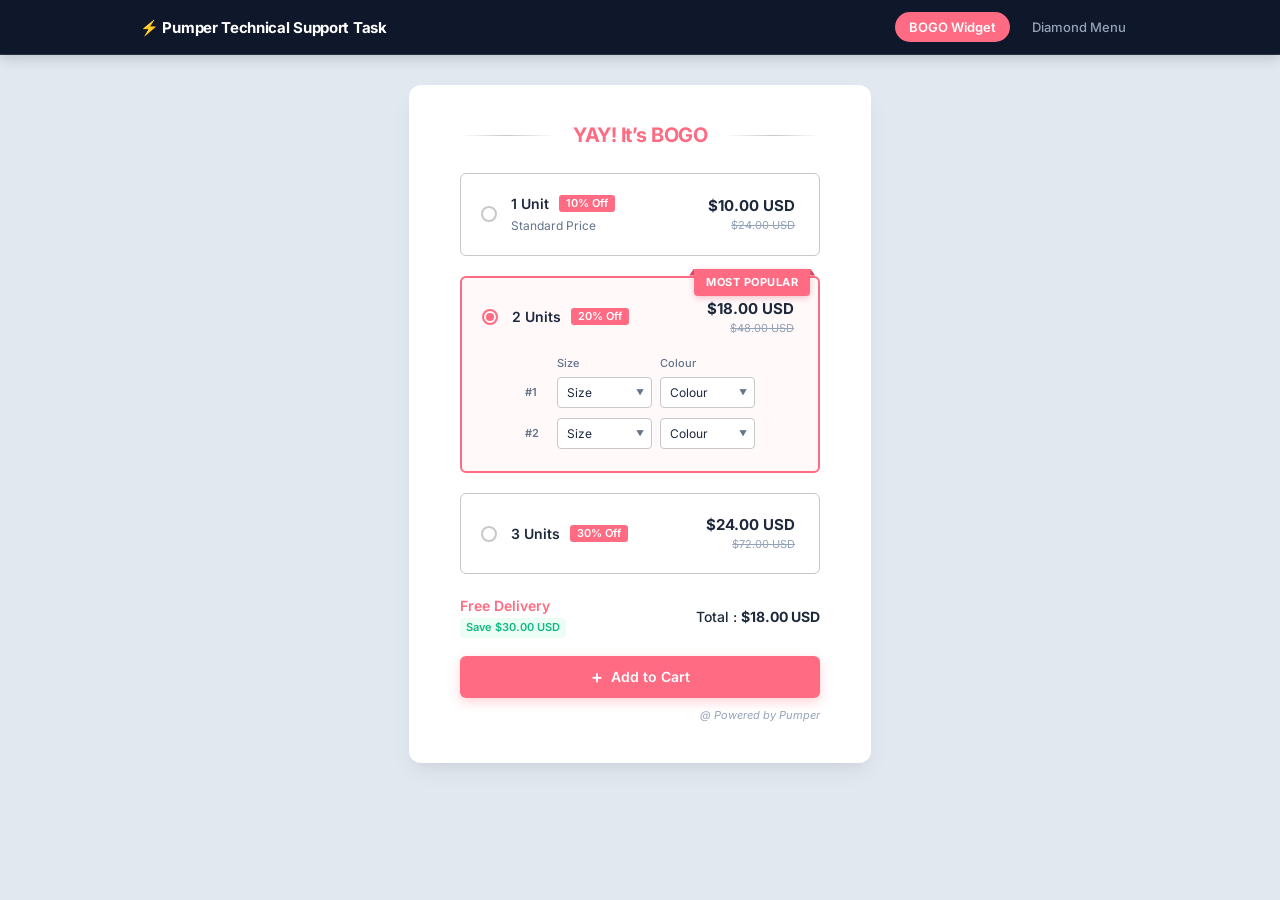
<file: index.html>
<!DOCTYPE html>
<html lang="en">

<head>
    <meta charset="utf-8">
    <meta http-equiv="X-UA-Compatible" content="IE=edge">
    <meta name="viewport" content="width=device-width, initial-scale=1">
    <title>BOGO Offers | Front End Technical Support Task</title>
    <!-- Favicon -->
    <link rel="icon" href="data:image/svg+xml,<svg xmlns=%22http://www.w3.org/2000/svg%22 viewBox=%220 0 100 100%22><text y=%22.9em%22 font-size=%2290%22>🛍️</text></svg>">
    <!-- Preconnect for Google Fonts to improve load performance -->
    <link rel="preconnect" href="https://fonts.googleapis.com">
    <link rel="preconnect" href="https://fonts.gstatic.com" crossorigin>
    <!-- Google Fonts -->
    <link href="https://fonts.googleapis.com/css2?family=Inter:ital,opsz,wght@0,14..32,100..900;1,14..32,100..900&display=swap" rel="stylesheet">
    <!-- Custom CSS -->
    <link href="assets/css/style.css" rel="stylesheet" type="text/css">
</head>

<body>
    <!-- Top Navigation Header -->
    <header class="app-nav">
        <div class="nav-container">
            <div class="nav-brand">⚡ Pumper Technical Support Task</div>
            <nav class="nav-links">
                <a href="index.html" class="nav-item active" aria-current="page">BOGO Widget</a>
                <a href="diamond-menu-animation.html" class="nav-item">Diamond Menu</a>
            </nav>
        </div>
    </header>

    <!-- ========================== Main Content Start =========================== -->
    <main class="container">
        <div class="card">
            <section class="card-head">
                <h1>YAY! It’s BOGO</h1>
            </section>
            <section class="card-body">
                <!-- Offer Card 1: 1 Unit -->
                <div class="offer-card" data-offer="1" tabindex="0" role="radio" aria-checked="false" aria-label="1 Unit Offer with 10 percent discount">
                    <div class="offer-card-head">
                        <input type="radio" name="offer" value="1" id="offer-1" tabindex="-1" aria-label="Select 1 Unit offer">
                        <div class="offer-info">
                            <div class="radio-wrapper">
                                <span class="radio-input"></span>
                            </div>
                            <div class="offer-info-text">
                                <div class="offer-title">
                                    1 Unit <span class="discount-badge">10% Off</span>
                                </div>
                                <div class="offer-subtitle">Standard Price</div>
                            </div>
                        </div>
                        <div class="offer-price">
                            <div class="current-price">$10.00 USD</div>
                            <span class="original-price">$24.00 USD</span>
                        </div>
                    </div>
                    <div class="offer-card-body">
                        <div class="size-options">
                            <div class="size-row header-row">
                                <div></div>
                                <div class="column-header">Size</div>
                                <div class="column-header">Colour</div>
                            </div>
                            <div class="size-row">
                                <div class="size-label">#1</div>
                                <div class="select-wrapper">
                                    <select class="custom-select" aria-label="Unit 1 Size">
                                        <option value="">Size</option>
                                        <option value="XS">XS</option>
                                        <option value="S">S</option>
                                        <option value="M">M</option>
                                        <option value="L">L</option>
                                        <option value="XL">XL</option>
                                        <option value="XXL">XXL</option>
                                    </select>
                                </div>
                                <div class="select-wrapper">
                                    <select class="custom-select" aria-label="Unit 1 Colour">
                                        <option value="">Colour</option>
                                        <option value="Black">Black</option>
                                        <option value="White">White</option>
                                        <option value="Blue">Blue</option>
                                        <option value="Red">Red</option>
                                    </select>
                                </div>
                            </div>
                        </div>
                    </div>
                </div>

                <!-- Offer Card 2: 2 Units (Default Selected) -->
                <div class="offer-card" data-offer="2" tabindex="0" role="radio" aria-checked="true" aria-label="2 Units Offer with 20 percent discount - Most Popular">
                    <div class="popular-badge">Most Popular</div>
                    <div class="offer-card-head">
                        <input type="radio" name="offer" value="2" id="offer-2" checked tabindex="-1" aria-label="Select 2 Units offer">
                        <div class="offer-info">
                            <div class="radio-wrapper">
                                <span class="radio-input"></span>
                            </div>
                            <div class="offer-info-text">
                                <div class="offer-title">
                                    2 Units <span class="discount-badge">20% Off</span>
                                </div>
                            </div>
                        </div>
                        <div class="offer-price">
                            <div class="current-price">$18.00 USD</div>
                            <span class="original-price">$48.00 USD</span>
                        </div>
                    </div>
                    <div class="offer-card-body">
                        <div class="size-options">
                            <div class="size-row header-row">
                                <div></div>
                                <div class="column-header">Size</div>
                                <div class="column-header">Colour</div>
                            </div>
                            <div class="size-row">
                                <div class="size-label">#1</div>
                                <div class="select-wrapper">
                                    <select class="custom-select" aria-label="Unit 1 Size">
                                        <option value="">Size</option>
                                        <option value="XS">XS</option>
                                        <option value="S">S</option>
                                        <option value="M">M</option>
                                        <option value="L">L</option>
                                        <option value="XL">XL</option>
                                        <option value="XXL">XXL</option>
                                    </select>
                                </div>
                                <div class="select-wrapper">
                                    <select class="custom-select" aria-label="Unit 1 Colour">
                                        <option value="">Colour</option>
                                        <option value="Black">Black</option>
                                        <option value="White">White</option>
                                        <option value="Blue">Blue</option>
                                        <option value="Red">Red</option>
                                    </select>
                                </div>
                            </div>
                            <div class="size-row">
                                <div class="size-label">#2</div>
                                <div class="select-wrapper">
                                    <select class="custom-select" aria-label="Unit 2 Size">
                                        <option value="">Size</option>
                                        <option value="XS">XS</option>
                                        <option value="S">S</option>
                                        <option value="M">M</option>
                                        <option value="L">L</option>
                                        <option value="XL">XL</option>
                                        <option value="XXL">XXL</option>
                                    </select>
                                </div>
                                <div class="select-wrapper">
                                    <select class="custom-select" aria-label="Unit 2 Colour">
                                        <option value="">Colour</option>
                                        <option value="Black">Black</option>
                                        <option value="White">White</option>
                                        <option value="Blue">Blue</option>
                                        <option value="Red">Red</option>
                                    </select>
                                </div>
                            </div>
                        </div>
                    </div>
                </div>

                <!-- Offer Card 3: 3 Units -->
                <div class="offer-card" data-offer="3" tabindex="0" role="radio" aria-checked="false" aria-label="3 Units Offer with 30 percent discount">
                    <div class="offer-card-head">
                        <input type="radio" name="offer" value="3" id="offer-3" tabindex="-1" aria-label="Select 3 Units offer">
                        <div class="offer-info">
                            <div class="radio-wrapper">
                                <span class="radio-input"></span>
                            </div>
                            <div class="offer-info-text">
                                <div class="offer-title">
                                    3 Units <span class="discount-badge">30% Off</span>
                                </div>
                            </div>
                        </div>
                        <div class="offer-price">
                            <div class="current-price">$24.00 USD</div>
                            <span class="original-price">$72.00 USD</span>
                        </div>
                    </div>
                    <div class="offer-card-body">
                        <div class="size-options">
                            <div class="size-row header-row">
                                <div></div>
                                <div class="column-header">Size</div>
                                <div class="column-header">Colour</div>
                            </div>
                            <div class="size-row">
                                <div class="size-label">#1</div>
                                <div class="select-wrapper">
                                    <select class="custom-select" aria-label="Unit 1 Size">
                                        <option value="">Size</option>
                                        <option value="XS">XS</option>
                                        <option value="S">S</option>
                                        <option value="M">M</option>
                                        <option value="L">L</option>
                                        <option value="XL">XL</option>
                                        <option value="XXL">XXL</option>
                                    </select>
                                </div>
                                <div class="select-wrapper">
                                    <select class="custom-select" aria-label="Unit 1 Colour">
                                        <option value="">Colour</option>
                                        <option value="Black">Black</option>
                                        <option value="White">White</option>
                                        <option value="Blue">Blue</option>
                                        <option value="Red">Red</option>
                                    </select>
                                </div>
                            </div>
                            <div class="size-row">
                                <div class="size-label">#2</div>
                                <div class="select-wrapper">
                                    <select class="custom-select" aria-label="Unit 2 Size">
                                        <option value="">Size</option>
                                        <option value="XS">XS</option>
                                        <option value="S">S</option>
                                        <option value="M">M</option>
                                        <option value="L">L</option>
                                        <option value="XL">XL</option>
                                        <option value="XXL">XXL</option>
                                    </select>
                                </div>
                                <div class="select-wrapper">
                                    <select class="custom-select" aria-label="Unit 2 Colour">
                                        <option value="">Colour</option>
                                        <option value="Black">Black</option>
                                        <option value="White">White</option>
                                        <option value="Blue">Blue</option>
                                        <option value="Red">Red</option>
                                    </select>
                                </div>
                            </div>
                            <div class="size-row">
                                <div class="size-label">#3</div>
                                <div class="select-wrapper">
                                    <select class="custom-select" aria-label="Unit 3 Size">
                                        <option value="">Size</option>
                                        <option value="XS">XS</option>
                                        <option value="S">S</option>
                                        <option value="M">M</option>
                                        <option value="L">L</option>
                                        <option value="XL">XL</option>
                                        <option value="XXL">XXL</option>
                                    </select>
                                </div>
                                <div class="select-wrapper">
                                    <select class="custom-select" aria-label="Unit 3 Colour">
                                        <option value="">Colour</option>
                                        <option value="Black">Black</option>
                                        <option value="White">White</option>
                                        <option value="Blue">Blue</option>
                                        <option value="Red">Red</option>
                                    </select>
                                </div>
                            </div>
                        </div>
                    </div>
                </div>
            </section>
            <section class="card-footer">
                <div class="delivery-total">
                    <div class="delivery-info">
                        <span class="free-delivery">Free Delivery</span>
                        <span class="savings-tag" id="savings-tag">Save $30.00 USD</span>
                    </div>
                    <span class="total">Total : <span id="total-price">$18.00 USD</span></span>
                </div>
                <button class="add-to-cart-btn" id="add-to-cart-btn">
                    <span class="btn-icon">+</span>
                    <span class="btn-text">Add to Cart</span>
                </button>
                <div class="powered-by">@ Powered by Pumper</div>
            </section>
        </div>
    </main>

    <!-- Floating Toast Notification Container -->
    <div id="toast-container" class="toast-container" aria-live="polite"></div>

    <!-- JavaScript Files -->
    <script src="assets/js/script.js"></script>
</body>

</html>
</file>
<file: assets/css/style.css>
:root {
    --white-color: #FFFFFF;
    --black-color: #1E293B;
    --grey-color: #C8C8C8;
    --light-grey-color: #F8FAFC;
    --primary-color: #FF6B82;
    --primary-hover: #D7445B;
    --primary-light: #FFF9FA;
    --focus-ring: rgba(255, 107, 130, 0.4);
    --success-color: #10B981;
    --warning-color: #F59E0B;
}

/* ================= Reset CSS ================= */
* {
    margin: 0;
    padding: 0;
    box-sizing: border-box;
}

h1, h2, h3, h4, h5, h6, p, ul, li, body, html, form, fieldset {
    margin: 0;
    padding: 0;
    border: 0;
}

a {
    text-decoration: none;
    color: inherit;
}

ul {
    list-style: none;
}

/* Accessible focus styling */
:focus-visible {
    outline: 2px solid var(--primary-color) !important;
    outline-offset: 3px !important;
    border-radius: 4px;
}

/* ================= App Top Navigation Header ================= */
.app-nav {
    background: #0F172A;
    color: #F8FAFC;
    padding: 12px 24px;
    border-bottom: 1px solid rgba(255, 255, 255, 0.1);
    box-shadow: 0 4px 12px rgba(0, 0, 0, 0.15);
    position: sticky;
    top: 0;
    z-index: 100;
}

.nav-container {
    max-width: 1000px;
    margin: 0 auto;
    display: flex;
    justify-content: space-between;
    align-items: center;
    flex-wrap: wrap;
    gap: 12px;
}

.nav-brand {
    font-weight: 700;
    font-size: 15px;
    letter-spacing: -0.3px;
    color: #FFFFFF;
    display: flex;
    align-items: center;
    gap: 8px;
}

.nav-links {
    display: flex;
    gap: 8px;
}

.nav-item {
    font-size: 13px;
    font-weight: 500;
    padding: 6px 14px;
    border-radius: 20px;
    color: #94A3B8;
    background: transparent;
    transition: all 0.2s ease;
}

.nav-item:hover {
    color: #FFFFFF;
    background: rgba(255, 255, 255, 0.08);
}

.nav-item.active {
    color: #FFFFFF;
    background: var(--primary-color);
    font-weight: 600;
}

/* ================= Body & Layout ================= */
body {
    display: flex;
    flex-direction: column;
    min-height: 100vh;
    font-family: "Inter", sans-serif;
    font-size: 15px;
    font-weight: 400;
    line-height: 1.4;
    color: var(--black-color);
    background: #E2E8F0;
    -webkit-font-smoothing: antialiased;
    -moz-osx-font-smoothing: grayscale;
}

.container {
    width: calc(100% - 32px);
    max-width: 462px;
    margin: 30px auto;
    flex-grow: 1;
}

/* ================= Card Container ================= */
.card {
    padding: 36px 11% 40px;
    background: var(--white-color);
    border-radius: 12px;
    box-shadow: 0 10px 25px -5px rgba(0, 0, 0, 0.08), 0 8px 10px -6px rgba(0, 0, 0, 0.04);
}

.card-head {
    display: flex;
    align-items: center;
    text-align: center;
    gap: 12px;
    margin-bottom: 24px;
}

.card-head h1 {
    padding: 0 6px;
    flex-shrink: 0;
    font-size: 20px;
    font-weight: 700;
    color: var(--primary-color);
    letter-spacing: -0.5px;
}

.card-head::before, 
.card-head::after {
    content: '';
    flex-grow: 1;
    height: 1px;
    background: linear-gradient(90deg, transparent, var(--grey-color), transparent);
}

/* ================= Offer Cards ================= */
.offer-card {
    display: flex;
    flex-direction: column;
    border: 1px solid var(--grey-color);
    border-radius: 6px;
    position: relative;
    cursor: pointer;
    transition: border-color 0.25s ease, box-shadow 0.25s ease, background-color 0.25s ease;
    background: var(--white-color);
}

.offer-card:not(:last-child) {
    margin-bottom: 20px;
}

.offer-card:hover {
    border-color: var(--primary-color);
    box-shadow: 0 4px 12px rgba(255, 107, 130, 0.12);
}

.offer-card:has(input:checked),
.offer-card[aria-checked="true"] {
    border: 2px solid var(--primary-color);
    background: var(--primary-light);
}

/* Popular Badge */
.popular-badge {
    position: absolute;
    top: -9px;
    right: 8px;
    font-size: 11px;
    font-weight: 700;
    text-transform: uppercase;
    letter-spacing: 0.5px;
    color: var(--white-color);
    padding: 6px 12px;
    background: var(--primary-color);
    border-radius: 0 0 4px 4px;
    box-shadow: 0 2px 6px rgba(215, 68, 91, 0.3);
    z-index: 2;
}

.popular-badge::before,
.popular-badge::after {
    content: '';
    display: inline-block;
    width: 5px;
    height: 7px;
    position: absolute;
    top: 0;
    background: #D7445B;
}

.popular-badge::before {
    right: 100%;
    clip-path: polygon(100% 0%, 100% 100%, 0% 100%);
}

.popular-badge::after {
    left: 100%;
    clip-path: polygon(0% 0%, 100% 100%, 0% 100%);
}

.offer-card-head {
    position: relative;
    padding: 20px 24px 20px 20px;
    display: flex;
    align-items: center;
    justify-content: space-between;
    user-select: none;
}

.offer-card-head > input[type="radio"] {
    position: absolute;
    opacity: 0;
    width: 100%;
    height: 100%;
    top: 0;
    left: 0;
    cursor: pointer;
}

.offer-info {
    display: flex;
    align-items: center;
    gap: 14px;
}

/* Radio Button */
.radio-wrapper {
    position: relative;
    flex-shrink: 0;
    width: 16px;
    height: 16px;
    border: 2px solid var(--grey-color);
    border-radius: 50%;
    transition: border-color 0.2s ease, transform 0.2s ease;
}

.radio-input {
    width: 8px;
    height: 8px;
    position: absolute;
    top: 50%;
    left: 50%;
    transform: translate(-50%, -50%) scale(0);
    background: var(--primary-color);
    border-radius: 50%;
    transition: transform 0.25s cubic-bezier(0.34, 1.56, 0.64, 1);
}

.offer-card:has(input:checked) .radio-wrapper,
.offer-card[aria-checked="true"] .radio-wrapper {
    border-color: var(--primary-color);
}

.offer-card:has(input:checked) .radio-input,
.offer-card[aria-checked="true"] .radio-input {
    transform: translate(-50%, -50%) scale(1);
}

.offer-info-text {
    display: flex;
    flex-direction: column;
    justify-content: center;
    gap: 4px;
}

.offer-title {
    display: flex;
    align-items: center;
    gap: 10px;
    font-size: 14px;
    font-weight: 600;
    color: var(--black-color);
}

.offer-subtitle {
    font-size: 12px;
    color: #64748B;
}

.discount-badge {
    padding: 3px 7px;
    font-size: 11px;
    font-weight: 600;
    color: var(--white-color);
    background: var(--primary-color);
    border-radius: 3px;
    line-height: 1;
}

.offer-price {
    display: flex;
    flex-direction: column;
    gap: 2px;
    text-align: right;
}

.current-price {
    font-size: 15px;
    font-weight: 700;
    color: var(--black-color);
}

.original-price {
    font-size: 11px;
    text-decoration: line-through;
    color: #94A3B8;
}

/* ================= Offer Card Body & Options ================= */
.offer-card-body {
    width: 100%;
    max-width: 270px;
    margin: 0 auto;
    padding: 0 20px;
    display: grid;
    grid-template-rows: 0fr;
    transition: grid-template-rows 0.35s cubic-bezier(0.4, 0, 0.2, 1), padding 0.35s ease;
}

.offer-card:has(input:checked) .offer-card-body,
.offer-card[aria-checked="true"] .offer-card-body {
    grid-template-rows: 1fr;
    padding-bottom: 22px;
}

.offer-card-body > .size-options {
    overflow: hidden;
}

.size-row {
    display: grid;
    grid-template-columns: 24px 1fr 1fr;
    gap: 8px;
    align-items: center;
}

.size-row:not(:last-child) {
    margin-bottom: 10px;
}

.header-row {
    margin-bottom: 6px !important;
}

.size-label {
    font-size: 11px;
    font-weight: 600;
    color: #64748B;
}

.column-header {
    font-size: 11px;
    font-weight: 500;
    color: #64748B;
}

.select-wrapper {
    position: relative;
}

.custom-select {
    width: 100%;
    padding: 7px 22px 7px 9px;
    font-family: "Inter", sans-serif;
    font-size: 12px;
    color: var(--black-color);
    cursor: pointer;
    background: var(--white-color);
    border: 1px solid var(--grey-color);
    border-radius: 4px;
    appearance: none;
    transition: border-color 0.2s ease, box-shadow 0.2s ease;
}

.custom-select:hover {
    border-color: #94A3B8;
}

.custom-select:focus {
    outline: none;
    border-color: var(--primary-color);
    box-shadow: 0 0 0 3px var(--focus-ring);
}

.select-wrapper::after {
    content: '▼';
    position: absolute;
    right: 8px;
    top: 50%;
    transform: translateY(-50%);
    font-size: 8px;
    pointer-events: none;
    color: #64748B;
}

/* Invalid dropdown animation */
.custom-select.invalid-field {
    border-color: #EF4444 !important;
    background-color: #FEF2F2 !important;
    animation: shakeError 0.4s ease;
}

@keyframes shakeError {
    0%, 100% { transform: translateX(0); }
    20%, 60% { transform: translateX(-4px); }
    40%, 80% { transform: translateX(4px); }
}

/* ================= Card Footer ================= */
.card-footer {
    margin-top: 22px;
}

.delivery-total {
    display: flex;
    justify-content: space-between;
    align-items: center;
    margin-bottom: 18px;
    gap: 12px;
}

.delivery-info {
    display: flex;
    flex-direction: column;
    gap: 3px;
}

.free-delivery {
    font-size: 14px;
    font-weight: 600;
    color: var(--primary-color);
}

.savings-tag {
    font-size: 11px;
    font-weight: 600;
    color: var(--success-color);
    background: #ECFDF5;
    padding: 2px 6px;
    border-radius: 4px;
    display: inline-block;
    width: fit-content;
}

.total {
    font-size: 14px;
    font-weight: 500;
    color: var(--black-color);
}

.total span {
    font-weight: 700;
}

.add-to-cart-btn {
    width: 100%;
    padding: 12px 20px;
    display: flex;
    align-items: center;
    justify-content: center;
    gap: 8px;
    font-family: 'Inter', sans-serif;
    font-size: 14px;
    font-weight: 600;
    color: var(--white-color);
    background: var(--primary-color);
    border: none;
    border-radius: 6px;
    cursor: pointer;
    box-shadow: 0 4px 12px rgba(255, 107, 130, 0.3);
    transition: background-color 0.25s ease, transform 0.15s ease, box-shadow 0.25s ease;
}

.btn-icon {
    font-size: 18px;
    line-height: 1;
}

.add-to-cart-btn:hover {
    background: var(--primary-hover);
    box-shadow: 0 6px 16px rgba(215, 68, 91, 0.4);
}

.add-to-cart-btn:active {
    transform: scale(0.98);
}

.powered-by {
    font-size: 11px;
    text-align: right;
    font-style: italic;
    margin-top: 10px;
    color: #94A3B8;
}

/* ================= Toast Notification System ================= */
.toast-container {
    position: fixed;
    bottom: 24px;
    right: 24px;
    display: flex;
    flex-direction: column;
    gap: 10px;
    z-index: 1000;
    max-width: 360px;
    width: calc(100% - 48px);
}

.toast {
    display: flex;
    align-items: flex-start;
    gap: 12px;
    padding: 14px 16px;
    background: #0F172A;
    color: #FFFFFF;
    border-radius: 8px;
    box-shadow: 0 10px 25px -5px rgba(0, 0, 0, 0.3);
    animation: toastIn 0.3s cubic-bezier(0.16, 1, 0.3, 1) forwards;
    border-left: 4px solid var(--primary-color);
}

.toast.toast-warning {
    border-left-color: var(--warning-color);
}

.toast.toast-success {
    border-left-color: var(--success-color);
}

.toast-icon {
    font-size: 18px;
    flex-shrink: 0;
    line-height: 1.2;
}

.toast-content {
    flex-grow: 1;
    font-size: 13px;
    line-height: 1.4;
}

.toast-title {
    font-weight: 600;
    margin-bottom: 2px;
}

.toast-message {
    color: #CBD5E1;
    font-size: 12px;
}

.toast-close {
    background: transparent;
    border: none;
    color: #94A3B8;
    cursor: pointer;
    font-size: 16px;
    padding: 0 2px;
    line-height: 1;
}

.toast-close:hover {
    color: #FFFFFF;
}

@keyframes toastIn {
    from {
        opacity: 0;
        transform: translateY(20px) scale(0.95);
    }
    to {
        opacity: 1;
        transform: translateY(0) scale(1);
    }
}

@keyframes toastOut {
    from {
        opacity: 1;
        transform: translateY(0) scale(1);
    }
    to {
        opacity: 0;
        transform: translateY(10px) scale(0.95);
    }
}

/* ================= Media Queries ================= */
@media (max-width: 480px) {
    .container {
        width: calc(100% - 24px);
        margin: 20px auto;
    }
    .card {
        padding: 24px 18px;
    }
    .nav-container {
        justify-content: center;
    }
    .offer-card-head {
        padding: 16px;
    }
    .offer-title {
        font-size: 13px;
    }
    .current-price {
        font-size: 14px;
    }
    .toast-container {
        bottom: 16px;
        right: 16px;
        left: 16px;
        width: auto;
    }
}
</file>
